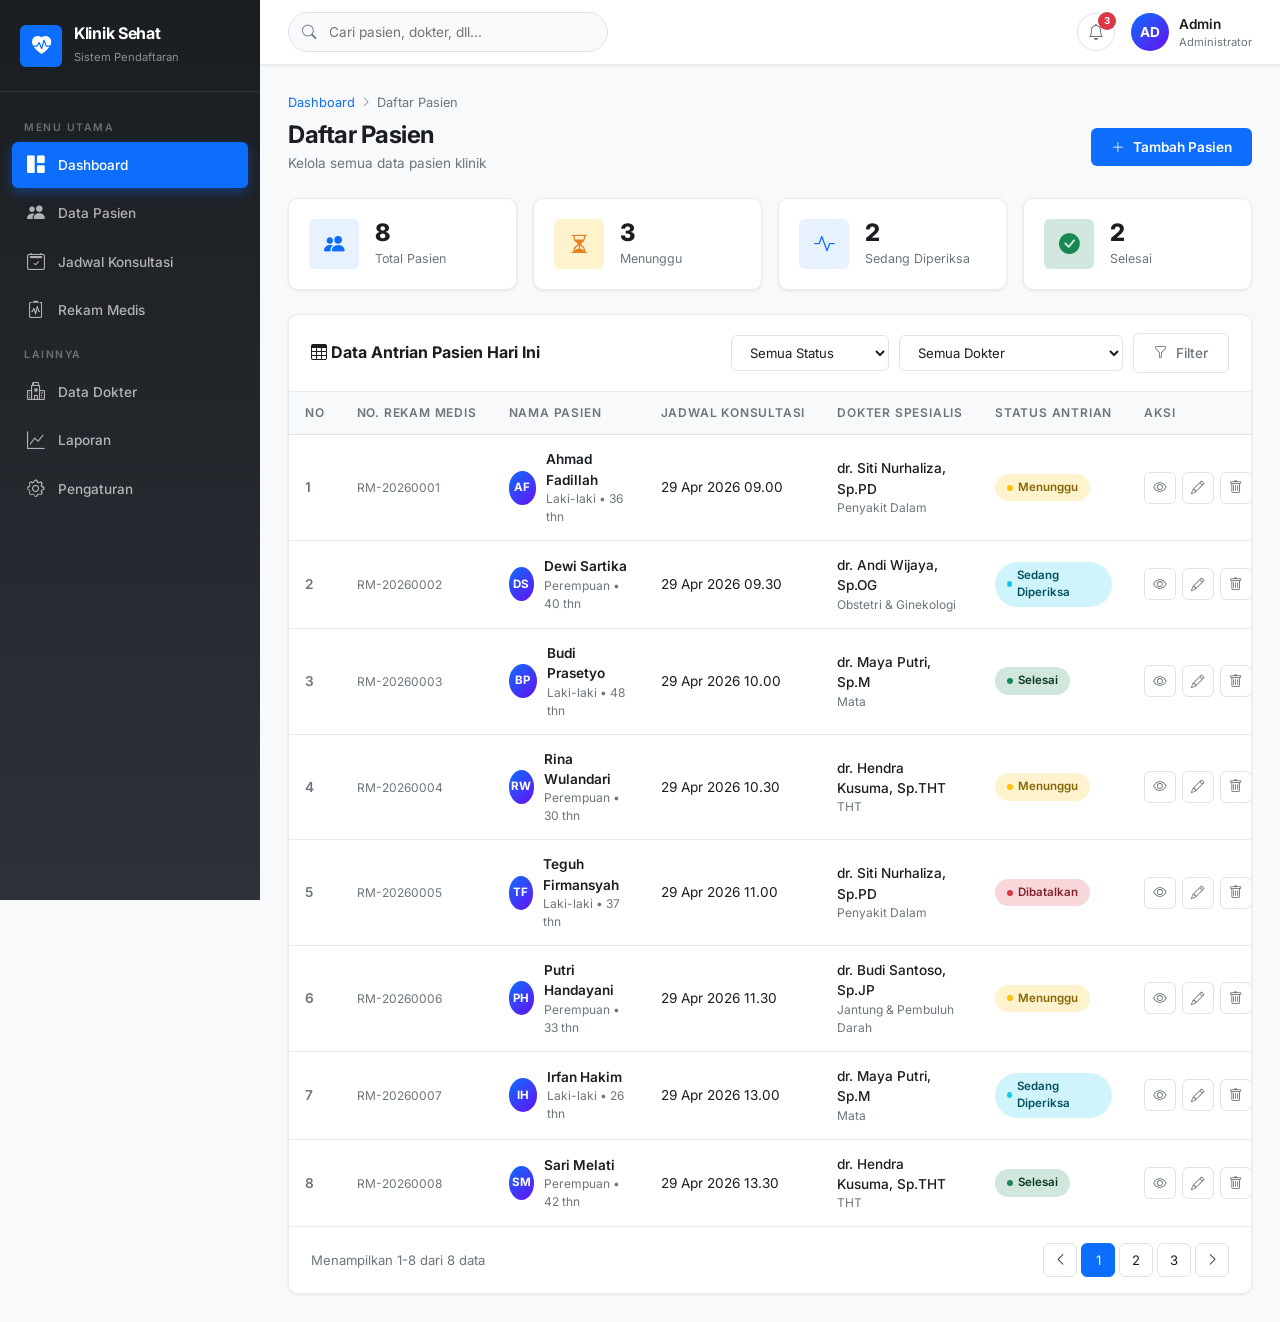
<file: index.html>
<!DOCTYPE html>
<html lang="id">
<head>
  <meta charset="UTF-8">
  <meta name="viewport" content="width=device-width, initial-scale=1.0">
  <meta name="description" content="Sistem Pendaftaran Pasien Klinik - Kelola data pasien dengan mudah dan efisien">
  <title>Daftar Pasien - Klinik Sehat Sejahtera</title>
  <link href="https://cdn.jsdelivr.net/npm/bootstrap@5.3.3/dist/css/bootstrap.min.css" rel="stylesheet">
  <link href="https://cdn.jsdelivr.net/npm/bootstrap-icons@1.11.3/font/bootstrap-icons.min.css" rel="stylesheet">
  <link href="css/style.css" rel="stylesheet">
</head>
<body>

<!-- Sidebar Overlay -->
<div class="sidebar-overlay"></div>

<!-- Sidebar -->
<aside class="sidebar">
  <div class="sidebar-brand">
    <div class="brand-icon"><i class="bi bi-heart-pulse-fill"></i></div>
    <div>
      <h5>Klinik Sehat</h5>
      <small>Sistem Pendaftaran</small>
    </div>
  </div>
  <nav class="sidebar-nav">
    <div class="nav-label">Menu Utama</div>
    <div class="nav-item">
      <a href="index.html" class="nav-link active"><i class="bi bi-grid-1x2-fill"></i> Dashboard</a>
    </div>
    <div class="nav-item">
      <a href="index.html" class="nav-link"><i class="bi bi-people-fill"></i> Data Pasien</a>
    </div>
    <div class="nav-item">
      <a href="#" class="nav-link"><i class="bi bi-calendar2-check"></i> Jadwal Konsultasi</a>
    </div>
    <div class="nav-item">
      <a href="#" class="nav-link"><i class="bi bi-clipboard2-pulse"></i> Rekam Medis</a>
    </div>
    <div class="nav-label">Lainnya</div>
    <div class="nav-item">
      <a href="#" class="nav-link"><i class="bi bi-hospital"></i> Data Dokter</a>
    </div>
    <div class="nav-item">
      <a href="#" class="nav-link"><i class="bi bi-graph-up"></i> Laporan</a>
    </div>
    <div class="nav-item">
      <a href="#" class="nav-link"><i class="bi bi-gear"></i> Pengaturan</a>
    </div>
  </nav>
</aside>

<!-- Main Content -->
<div class="main-content">
  <!-- Top Navbar -->
  <header class="top-navbar">
    <div style="display:flex;align-items:center;gap:16px">
      <button class="sidebar-toggle" onclick="toggleSidebar()"><i class="bi bi-list"></i></button>
      <div class="search-box">
        <i class="bi bi-search"></i>
        <input type="text" placeholder="Cari pasien, dokter, dll..." id="searchInput">
      </div>
    </div>
    <div class="user-info">
      <button class="notif-btn">
        <i class="bi bi-bell"></i>
        <span class="notif-badge">3</span>
      </button>
      <div style="display:flex;align-items:center;gap:10px;cursor:pointer">
        <div class="user-avatar">AD</div>
        <div>
          <div style="font-size:0.85rem;font-weight:600">Admin</div>
          <div style="font-size:0.7rem;color:var(--gray-600)">Administrator</div>
        </div>
      </div>
    </div>
  </header>

  <!-- Page Content -->
  <div class="page-content">
    <!-- Page Header -->
    <div class="page-header">
      <div class="breadcrumb-custom">
        <a href="index.html">Dashboard</a>
        <i class="bi bi-chevron-right"></i>
        <span>Daftar Pasien</span>
      </div>
      <div style="display:flex;align-items:center;justify-content:space-between;flex-wrap:wrap;gap:12px">
        <div>
          <h2>Daftar Pasien</h2>
          <p>Kelola semua data pasien klinik</p>
        </div>
        <button class="btn-primary-custom" onclick="openAddModal()">
          <i class="bi bi-plus-lg"></i> Tambah Pasien
        </button>
      </div>
    </div>

    <!-- Stat Cards -->
    <div class="row g-3 mb-4">
      <div class="col-lg-3 col-sm-6">
        <div class="stat-card">
          <div class="stat-icon blue"><i class="bi bi-people-fill"></i></div>
          <div class="stat-info">
            <h3 id="statTotal">0</h3>
            <p>Total Pasien</p>
          </div>
        </div>
      </div>
      <div class="col-lg-3 col-sm-6">
        <div class="stat-card">
          <div class="stat-icon orange"><i class="bi bi-hourglass-split"></i></div>
          <div class="stat-info">
            <h3 id="statWaiting">0</h3>
            <p>Menunggu</p>
          </div>
        </div>
      </div>
      <div class="col-lg-3 col-sm-6">
        <div class="stat-card">
          <div class="stat-icon blue"><i class="bi bi-activity"></i></div>
          <div class="stat-info">
            <h3 id="statInProgress">0</h3>
            <p>Sedang Diperiksa</p>
          </div>
        </div>
      </div>
      <div class="col-lg-3 col-sm-6">
        <div class="stat-card">
          <div class="stat-icon green"><i class="bi bi-check-circle-fill"></i></div>
          <div class="stat-info">
            <h3 id="statDone">0</h3>
            <p>Selesai</p>
          </div>
        </div>
      </div>
    </div>

    <!-- Table Card -->
    <div class="card-panel">
      <div class="card-panel-header">
        <h5><i class="bi bi-table"></i> Data Antrian Pasien Hari Ini</h5>
        <div class="filter-bar">
          <select id="filterStatus">
            <option value="">Semua Status</option>
            <option value="waiting">Menunggu</option>
            <option value="in-progress">Sedang Diperiksa</option>
            <option value="done">Selesai</option>
            <option value="cancelled">Dibatalkan</option>
          </select>
          <select id="filterDokter">
            <option value="">Semua Dokter</option>
            <option value="dr. Siti Nurhaliza, Sp.PD">dr. Siti Nurhaliza, Sp.PD</option>
            <option value="dr. Andi Wijaya, Sp.OG">dr. Andi Wijaya, Sp.OG</option>
            <option value="dr. Maya Putri, Sp.M">dr. Maya Putri, Sp.M</option>
            <option value="dr. Hendra Kusuma, Sp.THT">dr. Hendra Kusuma, Sp.THT</option>
            <option value="dr. Budi Santoso, Sp.JP">dr. Budi Santoso, Sp.JP</option>
          </select>
          <button class="btn-outline-custom" onclick="filterData()">
            <i class="bi bi-funnel"></i> Filter
          </button>
        </div>
      </div>
      <div class="card-panel-body">
        <div style="overflow-x:auto">
          <table class="table-custom">
            <thead>
              <tr>
                <th>No</th>
                <th>No. Rekam Medis</th>
                <th>Nama Pasien</th>
                <th>Jadwal Konsultasi</th>
                <th>Dokter Spesialis</th>
                <th>Status Antrian</th>
                <th>Aksi</th>
              </tr>
            </thead>
            <tbody id="patientTableBody"></tbody>
          </table>
        </div>
      </div>
      <div class="pagination-custom">
        <span>Menampilkan 1-8 dari 8 data</span>
        <div class="page-nums">
          <button class="page-btn"><i class="bi bi-chevron-left"></i></button>
          <button class="page-btn active">1</button>
          <button class="page-btn">2</button>
          <button class="page-btn">3</button>
          <button class="page-btn"><i class="bi bi-chevron-right"></i></button>
        </div>
      </div>
    </div>
  </div>
</div>

<!-- Modal Tambah/Edit Pasien -->
<div class="modal fade" id="patientModal" tabindex="-1">
  <div class="modal-dialog modal-lg modal-dialog-centered">
    <div class="modal-content">
      <div class="modal-header">
        <h5 class="modal-title" id="modalTitle">Tambah Pasien Baru</h5>
        <button type="button" class="btn-close" data-bs-dismiss="modal"></button>
      </div>
      <div class="modal-body">
        <form id="patientForm">
          <div class="row g-3">
            <div class="col-md-6">
              <label class="form-label-custom">Nama Lengkap</label>
              <input type="text" class="form-control form-control-custom" id="inputNama" placeholder="Masukkan nama lengkap" required>
            </div>
            <div class="col-md-6">
              <label class="form-label-custom">Jenis Kelamin</label>
              <select class="form-control form-control-custom" id="inputGender">
                <option value="">Pilih jenis kelamin</option>
                <option value="Laki-laki">Laki-laki</option>
                <option value="Perempuan">Perempuan</option>
              </select>
            </div>
            <div class="col-md-6">
              <label class="form-label-custom">Tempat Lahir</label>
              <input type="text" class="form-control form-control-custom" id="inputTempatLahir" placeholder="Masukkan tempat lahir">
            </div>
            <div class="col-md-6">
              <label class="form-label-custom">Tanggal Lahir</label>
              <input type="date" class="form-control form-control-custom" id="inputTanggalLahir">
            </div>
            <div class="col-12">
              <label class="form-label-custom">Alamat</label>
              <textarea class="form-control form-control-custom" id="inputAlamat" rows="2" placeholder="Masukkan alamat lengkap"></textarea>
            </div>
            <div class="col-md-4">
              <label class="form-label-custom">Telepon</label>
              <input type="tel" class="form-control form-control-custom" id="inputTelepon" placeholder="08xx-xxxx-xxxx">
            </div>
            <div class="col-md-4">
              <label class="form-label-custom">Email</label>
              <input type="email" class="form-control form-control-custom" id="inputEmail" placeholder="email@contoh.com">
            </div>
            <div class="col-md-4">
              <label class="form-label-custom">Golongan Darah</label>
              <select class="form-control form-control-custom" id="inputGolDarah">
                <option value="">Pilih</option>
                <option value="A+">A+</option><option value="A-">A-</option>
                <option value="B+">B+</option><option value="B-">B-</option>
                <option value="AB+">AB+</option><option value="AB-">AB-</option>
                <option value="O+">O+</option><option value="O-">O-</option>
              </select>
            </div>
            <div class="col-md-6">
              <label class="form-label-custom">Dokter</label>
              <select class="form-control form-control-custom" id="inputDokter">
                <option value="">Pilih dokter</option>
                <option>dr. Siti Nurhaliza, Sp.PD</option>
                <option>dr. Andi Wijaya, Sp.OG</option>
                <option>dr. Maya Putri, Sp.M</option>
                <option>dr. Hendra Kusuma, Sp.THT</option>
                <option>dr. Budi Santoso, Sp.JP</option>
              </select>
            </div>
            <div class="col-md-6">
              <label class="form-label-custom">Jadwal Konsultasi</label>
              <input type="datetime-local" class="form-control form-control-custom" id="inputJadwal">
            </div>
          </div>
        </form>
      </div>
      <div class="modal-footer">
        <button type="button" class="btn-outline-custom" data-bs-dismiss="modal">Batal</button>
        <button type="button" class="btn-primary-custom" onclick="savePatient()">
          <i class="bi bi-check-lg"></i> Simpan Data
        </button>
      </div>
    </div>
  </div>
</div>

<script src="https://cdn.jsdelivr.net/npm/bootstrap@5.3.3/dist/js/bootstrap.bundle.min.js"></script>
<script src="js/script.js"></script>
</body>
</html>
</file>
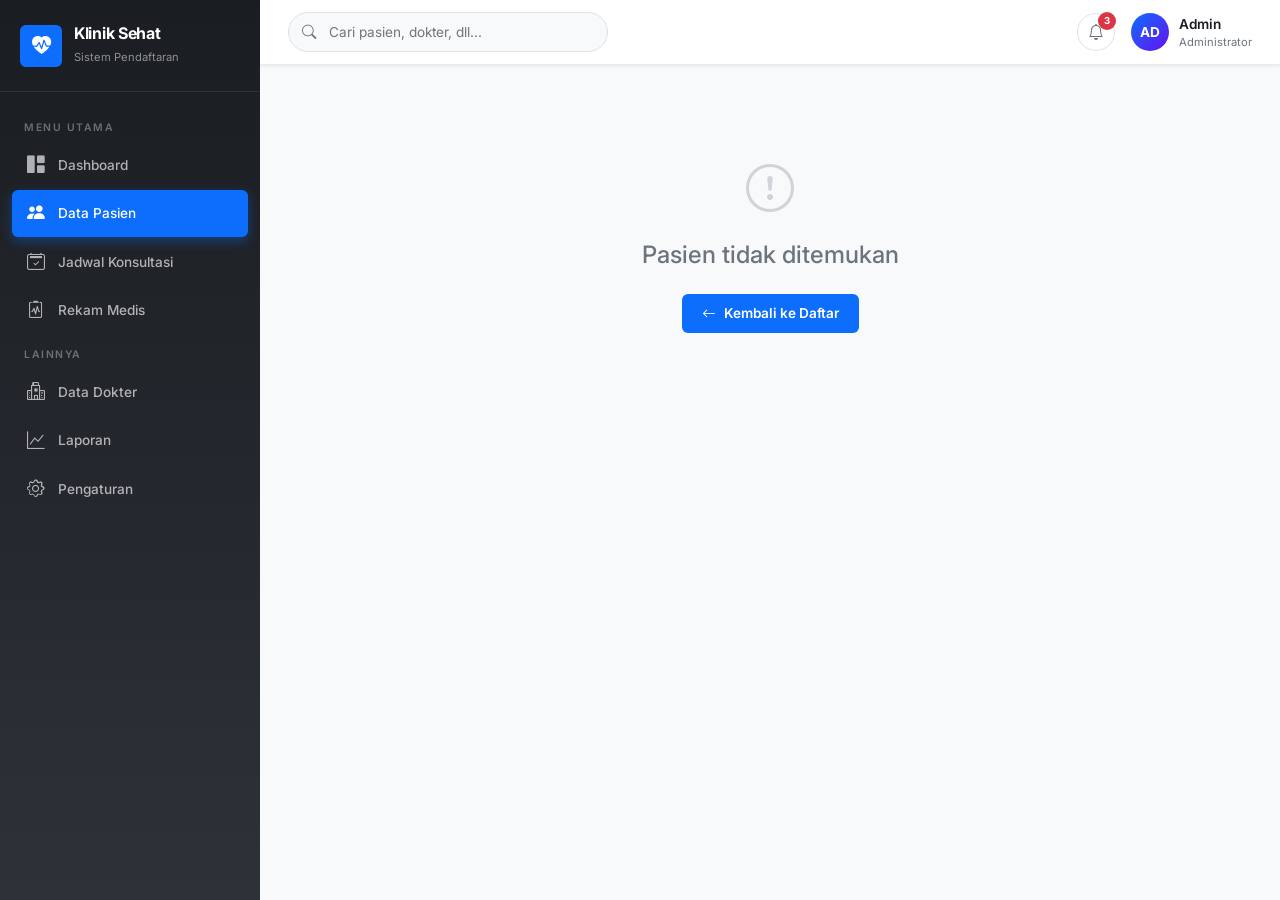
<file: detail.html>
<!DOCTYPE html>
<html lang="id">
<head>
  <meta charset="UTF-8">
  <meta name="viewport" content="width=device-width, initial-scale=1.0">
  <meta name="description" content="Detail Data Pasien - Sistem Pendaftaran Pasien Klinik">
  <title>Detail Pasien - Klinik Sehat Sejahtera</title>
  <link href="https://cdn.jsdelivr.net/npm/bootstrap@5.3.3/dist/css/bootstrap.min.css" rel="stylesheet">
  <link href="https://cdn.jsdelivr.net/npm/bootstrap-icons@1.11.3/font/bootstrap-icons.min.css" rel="stylesheet">
  <link href="css/style.css" rel="stylesheet">
</head>
<body>

<!-- Sidebar Overlay -->
<div class="sidebar-overlay"></div>

<!-- Sidebar -->
<aside class="sidebar">
  <div class="sidebar-brand">
    <div class="brand-icon"><i class="bi bi-heart-pulse-fill"></i></div>
    <div>
      <h5>Klinik Sehat</h5>
      <small>Sistem Pendaftaran</small>
    </div>
  </div>
  <nav class="sidebar-nav">
    <div class="nav-label">Menu Utama</div>
    <div class="nav-item">
      <a href="index.html" class="nav-link"><i class="bi bi-grid-1x2-fill"></i> Dashboard</a>
    </div>
    <div class="nav-item">
      <a href="index.html" class="nav-link active"><i class="bi bi-people-fill"></i> Data Pasien</a>
    </div>
    <div class="nav-item">
      <a href="#" class="nav-link"><i class="bi bi-calendar2-check"></i> Jadwal Konsultasi</a>
    </div>
    <div class="nav-item">
      <a href="#" class="nav-link"><i class="bi bi-clipboard2-pulse"></i> Rekam Medis</a>
    </div>
    <div class="nav-label">Lainnya</div>
    <div class="nav-item">
      <a href="#" class="nav-link"><i class="bi bi-hospital"></i> Data Dokter</a>
    </div>
    <div class="nav-item">
      <a href="#" class="nav-link"><i class="bi bi-graph-up"></i> Laporan</a>
    </div>
    <div class="nav-item">
      <a href="#" class="nav-link"><i class="bi bi-gear"></i> Pengaturan</a>
    </div>
  </nav>
</aside>

<!-- Main Content -->
<div class="main-content">
  <!-- Top Navbar -->
  <header class="top-navbar">
    <div style="display:flex;align-items:center;gap:16px">
      <button class="sidebar-toggle" onclick="toggleSidebar()"><i class="bi bi-list"></i></button>
      <div class="search-box">
        <i class="bi bi-search"></i>
        <input type="text" placeholder="Cari pasien, dokter, dll...">
      </div>
    </div>
    <div class="user-info">
      <button class="notif-btn">
        <i class="bi bi-bell"></i>
        <span class="notif-badge">3</span>
      </button>
      <div style="display:flex;align-items:center;gap:10px;cursor:pointer">
        <div class="user-avatar">AD</div>
        <div>
          <div style="font-size:0.85rem;font-weight:600">Admin</div>
          <div style="font-size:0.7rem;color:var(--gray-600)">Administrator</div>
        </div>
      </div>
    </div>
  </header>

  <!-- Page Content -->
  <div class="page-content">
    <!-- Page Header -->
    <div class="page-header">
      <div class="breadcrumb-custom">
        <a href="index.html">Dashboard</a>
        <i class="bi bi-chevron-right"></i>
        <a href="index.html">Daftar Pasien</a>
        <i class="bi bi-chevron-right"></i>
        <span>Detail Pasien</span>
      </div>
      <div style="display:flex;align-items:center;justify-content:space-between;flex-wrap:wrap;gap:12px">
        <div>
          <h2>Detail Pasien</h2>
          <p>Informasi lengkap data pasien</p>
        </div>
        <a href="index.html" class="btn-outline-custom" style="text-decoration:none">
          <i class="bi bi-arrow-left"></i> Kembali
        </a>
      </div>
    </div>

    <!-- Detail Header Card -->
    <div class="detail-header">
      <div class="detail-avatar" id="detailAvatar">AF</div>
      <div class="detail-info" style="flex:1">
        <div style="display:flex;align-items:center;gap:12px;flex-wrap:wrap">
          <h3 id="detailNama">Nama Pasien</h3>
          <span id="detailStatusBadge"></span>
        </div>
        <div class="detail-meta">
          <span id="detailId"></span>
          <span id="detailGender"></span>
          <span id="detailAge"></span>
        </div>
      </div>
    </div>

    <div class="row g-4">
      <!-- Left Column -->
      <div class="col-lg-8">
        <!-- Biodata -->
        <div class="card-panel mb-4">
          <div class="card-panel-header">
            <h5><i class="bi bi-person-vcard"></i> Biodata Pasien</h5>
          </div>
          <div class="card-panel-body" style="padding:22px">
            <div class="info-grid">
              <div class="info-item">
                <label>Nama Lengkap</label>
                <p id="bioNamaLengkap">-</p>
              </div>
              <div class="info-item">
                <label>Jenis Kelamin</label>
                <p id="bioJenisKelamin">-</p>
              </div>
              <div class="info-item">
                <label>Tempat, Tanggal Lahir</label>
                <p id="bioTempatLahir">-</p>
              </div>
              <div class="info-item">
                <label>Golongan Darah</label>
                <p id="bioGolDarah">-</p>
              </div>
              <div class="info-item">
                <label>Alamat</label>
                <p id="bioAlamat">-</p>
              </div>
              <div class="info-item">
                <label>No. Telepon</label>
                <p id="bioTelepon">-</p>
              </div>
              <div class="info-item">
                <label>Email</label>
                <p id="bioEmail">-</p>
              </div>
              <div class="info-item">
                <label>Jadwal Konsultasi</label>
                <p id="bioJadwal">-</p>
              </div>
              <div class="info-item">
                <label>Dokter</label>
                <p id="bioDokter">-</p>
              </div>
              <div class="info-item">
                <label>Spesialis</label>
                <p id="bioSpesialis">-</p>
              </div>
            </div>
          </div>
        </div>

        <!-- Riwayat Kunjungan -->
        <div class="card-panel">
          <div class="card-panel-header">
            <h5><i class="bi bi-clock-history"></i> Riwayat Kunjungan</h5>
          </div>
          <div class="card-panel-body" style="padding:22px">
            <div id="riwayatContainer"></div>
          </div>
        </div>
      </div>

      <!-- Right Column -->
      <div class="col-lg-4">
        <!-- Riwayat Alergi -->
        <div class="card-panel mb-4">
          <div class="card-panel-header">
            <h5><i class="bi bi-exclamation-triangle"></i> Riwayat Alergi</h5>
          </div>
          <div class="card-panel-body" style="padding:22px">
            <div id="alergiContainer"></div>
          </div>
        </div>

        <!-- Informasi Asuransi -->
        <div class="card-panel">
          <div class="card-panel-header">
            <h5><i class="bi bi-shield-check"></i> Informasi Asuransi</h5>
          </div>
          <div class="card-panel-body" style="padding:22px">
            <div class="insurance-card">
              <h6 id="insProvider">Provider</h6>
              <div class="ins-number" id="insNomor">0000-0000-0000</div>
              <div class="ins-details">
                <div id="insKelas"></div>
                <div id="insBerlaku"></div>
              </div>
            </div>
          </div>
        </div>
      </div>
    </div>
  </div>
</div>

<script src="https://cdn.jsdelivr.net/npm/bootstrap@5.3.3/dist/js/bootstrap.bundle.min.js"></script>
<script src="js/script.js"></script>
</body>
</html>
</file>
<file: css/style.css>
/* ===== Google Fonts ===== */
@import url('https://fonts.googleapis.com/css2?family=Inter:wght@300;400;500;600;700;800&display=swap');

/* ===== CSS Variables ===== */
:root {
  --primary: #0d6efd;
  --primary-dark: #0a58ca;
  --primary-light: #e7f1ff;
  --secondary: #6c757d;
  --success: #198754;
  --success-light: #d1e7dd;
  --warning: #ffc107;
  --warning-light: #fff3cd;
  --danger: #dc3545;
  --danger-light: #f8d7da;
  --info: #0dcaf0;
  --info-light: #cff4fc;
  --dark: #1a1d21;
  --gray-50: #f8f9fa;
  --gray-100: #e9ecef;
  --gray-200: #dee2e6;
  --gray-300: #ced4da;
  --gray-600: #6c757d;
  --gray-800: #343a40;
  --white: #ffffff;
  --shadow-sm: 0 1px 3px rgba(0,0,0,0.08);
  --shadow-md: 0 4px 12px rgba(0,0,0,0.1);
  --shadow-lg: 0 8px 30px rgba(0,0,0,0.12);
  --radius-sm: 6px;
  --radius-md: 10px;
  --radius-lg: 16px;
  --transition: all 0.3s cubic-bezier(0.4, 0, 0.2, 1);
}

/* ===== Base ===== */
* { box-sizing: border-box; }
body {
  font-family: 'Inter', sans-serif;
  background: var(--gray-50);
  color: var(--dark);
  min-height: 100vh;
}

/* ===== Sidebar ===== */
.sidebar {
  position: fixed;
  top: 0; left: 0;
  width: 260px;
  height: 100vh;
  background: linear-gradient(180deg, #1a1d21 0%, #2d3239 100%);
  color: var(--white);
  z-index: 1050;
  transition: var(--transition);
  overflow-y: auto;
}
.sidebar-brand {
  padding: 24px 20px;
  border-bottom: 1px solid rgba(255,255,255,0.08);
  display: flex;
  align-items: center;
  gap: 12px;
}
.sidebar-brand .brand-icon {
  width: 42px; height: 42px;
  background: var(--primary);
  border-radius: var(--radius-sm);
  display: flex;
  align-items: center;
  justify-content: center;
  font-size: 1.2rem;
}
.sidebar-brand h5 {
  margin: 0;
  font-size: 1rem;
  font-weight: 700;
  letter-spacing: -0.3px;
}
.sidebar-brand small {
  font-size: 0.7rem;
  color: rgba(255,255,255,0.5);
  font-weight: 400;
}
.sidebar-nav { padding: 16px 12px; }
.sidebar-nav .nav-label {
  font-size: 0.65rem;
  text-transform: uppercase;
  letter-spacing: 1.5px;
  color: rgba(255,255,255,0.35);
  padding: 12px 12px 6px;
  font-weight: 600;
}
.sidebar-nav .nav-item {
  margin-bottom: 2px;
}
.sidebar-nav .nav-link {
  display: flex;
  align-items: center;
  gap: 12px;
  padding: 10px 14px;
  color: rgba(255,255,255,0.65);
  border-radius: var(--radius-sm);
  font-size: 0.85rem;
  font-weight: 500;
  transition: var(--transition);
  text-decoration: none;
}
.sidebar-nav .nav-link:hover {
  background: rgba(255,255,255,0.08);
  color: var(--white);
}
.sidebar-nav .nav-link.active {
  background: var(--primary);
  color: var(--white);
  box-shadow: 0 4px 12px rgba(13,110,253,0.4);
}
.sidebar-nav .nav-link i { font-size: 1.1rem; width: 20px; text-align: center; }

/* ===== Main Content ===== */
.main-content {
  margin-left: 260px;
  min-height: 100vh;
  transition: var(--transition);
}

/* ===== Top Navbar ===== */
.top-navbar {
  background: var(--white);
  border-bottom: 1px solid var(--gray-100);
  padding: 12px 28px;
  display: flex;
  align-items: center;
  justify-content: space-between;
  position: sticky;
  top: 0;
  z-index: 1000;
  box-shadow: var(--shadow-sm);
}
.top-navbar .search-box {
  position: relative;
  width: 320px;
}
.top-navbar .search-box input {
  width: 100%;
  padding: 9px 16px 9px 40px;
  border: 1px solid var(--gray-200);
  border-radius: 50px;
  font-size: 0.85rem;
  background: var(--gray-50);
  transition: var(--transition);
}
.top-navbar .search-box input:focus {
  outline: none;
  border-color: var(--primary);
  background: var(--white);
  box-shadow: 0 0 0 3px rgba(13,110,253,0.1);
}
.top-navbar .search-box i {
  position: absolute;
  left: 14px; top: 50%;
  transform: translateY(-50%);
  color: var(--gray-600);
  font-size: 0.9rem;
}
.top-navbar .user-info {
  display: flex;
  align-items: center;
  gap: 16px;
}
.top-navbar .notif-btn {
  width: 38px; height: 38px;
  border: 1px solid var(--gray-200);
  border-radius: 50%;
  display: flex;
  align-items: center;
  justify-content: center;
  background: var(--white);
  color: var(--gray-600);
  cursor: pointer;
  position: relative;
  transition: var(--transition);
}
.top-navbar .notif-btn:hover { background: var(--gray-50); }
.top-navbar .notif-badge {
  position: absolute;
  top: -2px; right: -2px;
  width: 18px; height: 18px;
  background: var(--danger);
  color: var(--white);
  border-radius: 50%;
  font-size: 0.6rem;
  display: flex;
  align-items: center;
  justify-content: center;
  font-weight: 700;
}
.user-avatar {
  width: 38px; height: 38px;
  border-radius: 50%;
  background: linear-gradient(135deg, var(--primary), #6610f2);
  color: var(--white);
  display: flex;
  align-items: center;
  justify-content: center;
  font-weight: 700;
  font-size: 0.85rem;
}

/* ===== Page Content ===== */
.page-content { padding: 28px; }
.page-header {
  margin-bottom: 24px;
}
.page-header h2 {
  font-size: 1.5rem;
  font-weight: 700;
  margin: 0;
  letter-spacing: -0.5px;
}
.page-header p {
  color: var(--gray-600);
  font-size: 0.85rem;
  margin: 4px 0 0;
}
.breadcrumb-custom {
  display: flex;
  align-items: center;
  gap: 6px;
  font-size: 0.8rem;
  color: var(--gray-600);
  margin-bottom: 8px;
}
.breadcrumb-custom a {
  color: var(--primary);
  text-decoration: none;
}
.breadcrumb-custom i { font-size: 0.65rem; }

/* ===== Stat Cards ===== */
.stat-card {
  background: var(--white);
  border-radius: var(--radius-md);
  padding: 20px;
  box-shadow: var(--shadow-sm);
  border: 1px solid var(--gray-100);
  transition: var(--transition);
  display: flex;
  align-items: center;
  gap: 16px;
}
.stat-card:hover {
  transform: translateY(-2px);
  box-shadow: var(--shadow-md);
}
.stat-card .stat-icon {
  width: 50px; height: 50px;
  border-radius: var(--radius-sm);
  display: flex;
  align-items: center;
  justify-content: center;
  font-size: 1.3rem;
}
.stat-card .stat-icon.blue { background: var(--primary-light); color: var(--primary); }
.stat-card .stat-icon.green { background: var(--success-light); color: var(--success); }
.stat-card .stat-icon.orange { background: var(--warning-light); color: #e67e22; }
.stat-card .stat-icon.red { background: var(--danger-light); color: var(--danger); }
.stat-card .stat-info h3 {
  font-size: 1.5rem;
  font-weight: 800;
  margin: 0;
  letter-spacing: -0.5px;
}
.stat-card .stat-info p {
  font-size: 0.78rem;
  color: var(--gray-600);
  margin: 2px 0 0;
}

/* ===== Card / Panel ===== */
.card-panel {
  background: var(--white);
  border-radius: var(--radius-md);
  box-shadow: var(--shadow-sm);
  border: 1px solid var(--gray-100);
  overflow: hidden;
}
.card-panel-header {
  padding: 18px 22px;
  border-bottom: 1px solid var(--gray-100);
  display: flex;
  align-items: center;
  justify-content: space-between;
  flex-wrap: wrap;
  gap: 12px;
}
.card-panel-header h5 {
  font-size: 1rem;
  font-weight: 700;
  margin: 0;
}
.card-panel-body { padding: 0; }

/* ===== Table ===== */
.table-custom {
  width: 100%;
  border-collapse: collapse;
  font-size: 0.85rem;
}
.table-custom thead th {
  background: var(--gray-50);
  padding: 12px 16px;
  font-weight: 600;
  font-size: 0.75rem;
  text-transform: uppercase;
  letter-spacing: 0.8px;
  color: var(--gray-600);
  border-bottom: 1px solid var(--gray-200);
  white-space: nowrap;
}
.table-custom tbody td {
  padding: 14px 16px;
  border-bottom: 1px solid var(--gray-100);
  vertical-align: middle;
}
.table-custom tbody tr {
  transition: var(--transition);
}
.table-custom tbody tr:hover {
  background: rgba(13,110,253,0.03);
}
.table-custom tbody tr:last-child td { border-bottom: none; }
.patient-name {
  font-weight: 600;
  color: var(--dark);
}
.patient-id {
  font-size: 0.75rem;
  color: var(--gray-600);
}

/* ===== Badge ===== */
.badge-status {
  padding: 5px 12px;
  border-radius: 50px;
  font-size: 0.72rem;
  font-weight: 600;
  display: inline-flex;
  align-items: center;
  gap: 5px;
}
.badge-status.waiting {
  background: var(--warning-light);
  color: #856404;
}
.badge-status.in-progress {
  background: var(--info-light);
  color: #055160;
}
.badge-status.done {
  background: var(--success-light);
  color: #0a3622;
}
.badge-status.cancelled {
  background: var(--danger-light);
  color: #842029;
}
.badge-status .dot {
  width: 6px; height: 6px;
  border-radius: 50%;
  display: inline-block;
}
.badge-status.waiting .dot { background: #ffc107; }
.badge-status.in-progress .dot { background: #0dcaf0; }
.badge-status.done .dot { background: #198754; }
.badge-status.cancelled .dot { background: #dc3545; }

/* ===== Buttons ===== */
.btn-action {
  width: 32px; height: 32px;
  border-radius: var(--radius-sm);
  display: inline-flex;
  align-items: center;
  justify-content: center;
  border: 1px solid var(--gray-200);
  background: var(--white);
  color: var(--gray-600);
  cursor: pointer;
  transition: var(--transition);
  font-size: 0.85rem;
}
.btn-action:hover { background: var(--gray-50); }
.btn-action.view:hover { color: var(--primary); border-color: var(--primary); }
.btn-action.edit:hover { color: var(--success); border-color: var(--success); }
.btn-action.delete:hover { color: var(--danger); border-color: var(--danger); }
.btn-primary-custom {
  background: var(--primary);
  color: var(--white);
  border: none;
  padding: 9px 20px;
  border-radius: var(--radius-sm);
  font-size: 0.85rem;
  font-weight: 600;
  cursor: pointer;
  transition: var(--transition);
  display: inline-flex;
  align-items: center;
  gap: 8px;
}
.btn-primary-custom:hover {
  background: var(--primary-dark);
  box-shadow: 0 4px 12px rgba(13,110,253,0.35);
  transform: translateY(-1px);
}
.btn-outline-custom {
  background: var(--white);
  color: var(--gray-600);
  border: 1px solid var(--gray-200);
  padding: 9px 20px;
  border-radius: var(--radius-sm);
  font-size: 0.85rem;
  font-weight: 500;
  cursor: pointer;
  transition: var(--transition);
  display: inline-flex;
  align-items: center;
  gap: 8px;
}
.btn-outline-custom:hover {
  background: var(--gray-50);
  border-color: var(--gray-300);
}

/* ===== Filter Bar ===== */
.filter-bar {
  display: flex;
  align-items: center;
  gap: 10px;
  flex-wrap: wrap;
}
.filter-bar select, .filter-bar input {
  padding: 8px 14px;
  border: 1px solid var(--gray-200);
  border-radius: var(--radius-sm);
  font-size: 0.82rem;
  background: var(--white);
  color: var(--dark);
  transition: var(--transition);
}
.filter-bar select:focus, .filter-bar input:focus {
  outline: none;
  border-color: var(--primary);
  box-shadow: 0 0 0 3px rgba(13,110,253,0.1);
}

/* ===== Pagination ===== */
.pagination-custom {
  display: flex;
  align-items: center;
  justify-content: space-between;
  padding: 16px 22px;
  border-top: 1px solid var(--gray-100);
  font-size: 0.82rem;
  color: var(--gray-600);
}
.pagination-custom .page-nums {
  display: flex;
  gap: 4px;
}
.pagination-custom .page-btn {
  width: 34px; height: 34px;
  border-radius: var(--radius-sm);
  border: 1px solid var(--gray-200);
  background: var(--white);
  display: flex;
  align-items: center;
  justify-content: center;
  cursor: pointer;
  transition: var(--transition);
  font-size: 0.82rem;
  color: var(--dark);
}
.pagination-custom .page-btn:hover { background: var(--gray-50); }
.pagination-custom .page-btn.active {
  background: var(--primary);
  color: var(--white);
  border-color: var(--primary);
}

/* ===== Detail Page ===== */
.detail-header {
  background: var(--white);
  border-radius: var(--radius-md);
  box-shadow: var(--shadow-sm);
  border: 1px solid var(--gray-100);
  padding: 28px;
  margin-bottom: 24px;
  display: flex;
  align-items: center;
  gap: 24px;
}
.detail-avatar {
  width: 80px; height: 80px;
  border-radius: 50%;
  background: linear-gradient(135deg, var(--primary), #6610f2);
  color: var(--white);
  display: flex;
  align-items: center;
  justify-content: center;
  font-size: 1.8rem;
  font-weight: 700;
  flex-shrink: 0;
}
.detail-header .detail-info h3 {
  margin: 0;
  font-size: 1.3rem;
  font-weight: 700;
}
.detail-header .detail-meta {
  display: flex;
  gap: 20px;
  margin-top: 8px;
  flex-wrap: wrap;
}
.detail-header .detail-meta span {
  font-size: 0.82rem;
  color: var(--gray-600);
  display: flex;
  align-items: center;
  gap: 6px;
}
.info-grid {
  display: grid;
  grid-template-columns: 1fr 1fr;
  gap: 16px;
}
.info-item {
  padding: 14px 0;
  border-bottom: 1px solid var(--gray-100);
}
.info-item label {
  font-size: 0.72rem;
  text-transform: uppercase;
  letter-spacing: 0.8px;
  color: var(--gray-600);
  font-weight: 600;
  margin-bottom: 4px;
  display: block;
}
.info-item p {
  margin: 0;
  font-weight: 500;
  font-size: 0.9rem;
}
.allergy-tag {
  display: inline-block;
  padding: 4px 12px;
  background: var(--danger-light);
  color: var(--danger);
  border-radius: 50px;
  font-size: 0.78rem;
  font-weight: 600;
  margin: 2px 4px 2px 0;
}
.insurance-card {
  background: linear-gradient(135deg, #1a1d21, #2d3239);
  border-radius: var(--radius-md);
  padding: 24px;
  color: var(--white);
  position: relative;
  overflow: hidden;
}
.insurance-card::after {
  content: '';
  position: absolute;
  right: -30px; top: -30px;
  width: 120px; height: 120px;
  border-radius: 50%;
  background: rgba(255,255,255,0.05);
}
.insurance-card h6 {
  font-size: 0.7rem;
  text-transform: uppercase;
  letter-spacing: 1.5px;
  color: rgba(255,255,255,0.5);
  margin-bottom: 8px;
}
.insurance-card .ins-number {
  font-size: 1.2rem;
  font-weight: 700;
  letter-spacing: 2px;
  margin-bottom: 16px;
}
.insurance-card .ins-details {
  display: flex;
  justify-content: space-between;
}
.insurance-card .ins-details span {
  font-size: 0.78rem;
  color: rgba(255,255,255,0.6);
}
.insurance-card .ins-details strong {
  display: block;
  font-size: 0.85rem;
  color: var(--white);
  margin-top: 2px;
}
.timeline-item {
  display: flex;
  gap: 16px;
  padding: 16px 0;
  border-bottom: 1px solid var(--gray-100);
}
.timeline-item:last-child { border-bottom: none; }
.timeline-dot {
  width: 10px; height: 10px;
  border-radius: 50%;
  background: var(--primary);
  margin-top: 5px;
  flex-shrink: 0;
  position: relative;
}
.timeline-dot::after {
  content: '';
  position: absolute;
  left: 50%; top: 14px;
  transform: translateX(-50%);
  width: 2px;
  height: calc(100% + 20px);
  background: var(--gray-200);
}
.timeline-item:last-child .timeline-dot::after { display: none; }
.timeline-content h6 {
  margin: 0 0 4px;
  font-size: 0.88rem;
  font-weight: 600;
}
.timeline-content p {
  margin: 0;
  font-size: 0.8rem;
  color: var(--gray-600);
}
.timeline-content .time-label {
  font-size: 0.72rem;
  color: var(--gray-600);
}

/* ===== Modal ===== */
.modal-content { border-radius: var(--radius-md); border: none; }
.modal-header {
  border-bottom: 1px solid var(--gray-100);
  padding: 18px 24px;
}
.modal-header .modal-title { font-size: 1rem; font-weight: 700; }
.modal-body { padding: 24px; }
.modal-footer { border-top: 1px solid var(--gray-100); padding: 16px 24px; }
.form-label-custom {
  font-size: 0.8rem;
  font-weight: 600;
  color: var(--gray-800);
  margin-bottom: 6px;
}
.form-control-custom {
  border: 1px solid var(--gray-200);
  border-radius: var(--radius-sm);
  padding: 10px 14px;
  font-size: 0.85rem;
  transition: var(--transition);
}
.form-control-custom:focus {
  border-color: var(--primary);
  box-shadow: 0 0 0 3px rgba(13,110,253,0.1);
}

/* ===== Sidebar Toggle (Mobile) ===== */
.sidebar-toggle {
  display: none;
  background: none;
  border: none;
  font-size: 1.3rem;
  color: var(--dark);
  cursor: pointer;
}
.sidebar-overlay {
  display: none;
  position: fixed;
  inset: 0;
  background: rgba(0,0,0,0.5);
  z-index: 1040;
}

/* ===== Responsive ===== */
@media (max-width: 991px) {
  .sidebar {
    transform: translateX(-100%);
  }
  .sidebar.show { transform: translateX(0); }
  .sidebar-overlay.show { display: block; }
  .main-content { margin-left: 0; }
  .sidebar-toggle { display: block; }
}
@media (max-width: 768px) {
  .page-content { padding: 16px; }
  .detail-header { flex-direction: column; text-align: center; }
  .detail-header .detail-meta { justify-content: center; }
  .info-grid { grid-template-columns: 1fr; }
  .top-navbar .search-box { width: 200px; }
  .stat-card { padding: 16px; }
}
@media (max-width: 576px) {
  .top-navbar .search-box { display: none; }
  .filter-bar { flex-direction: column; align-items: stretch; }
  .card-panel-header { flex-direction: column; align-items: stretch; }
}
</file>
